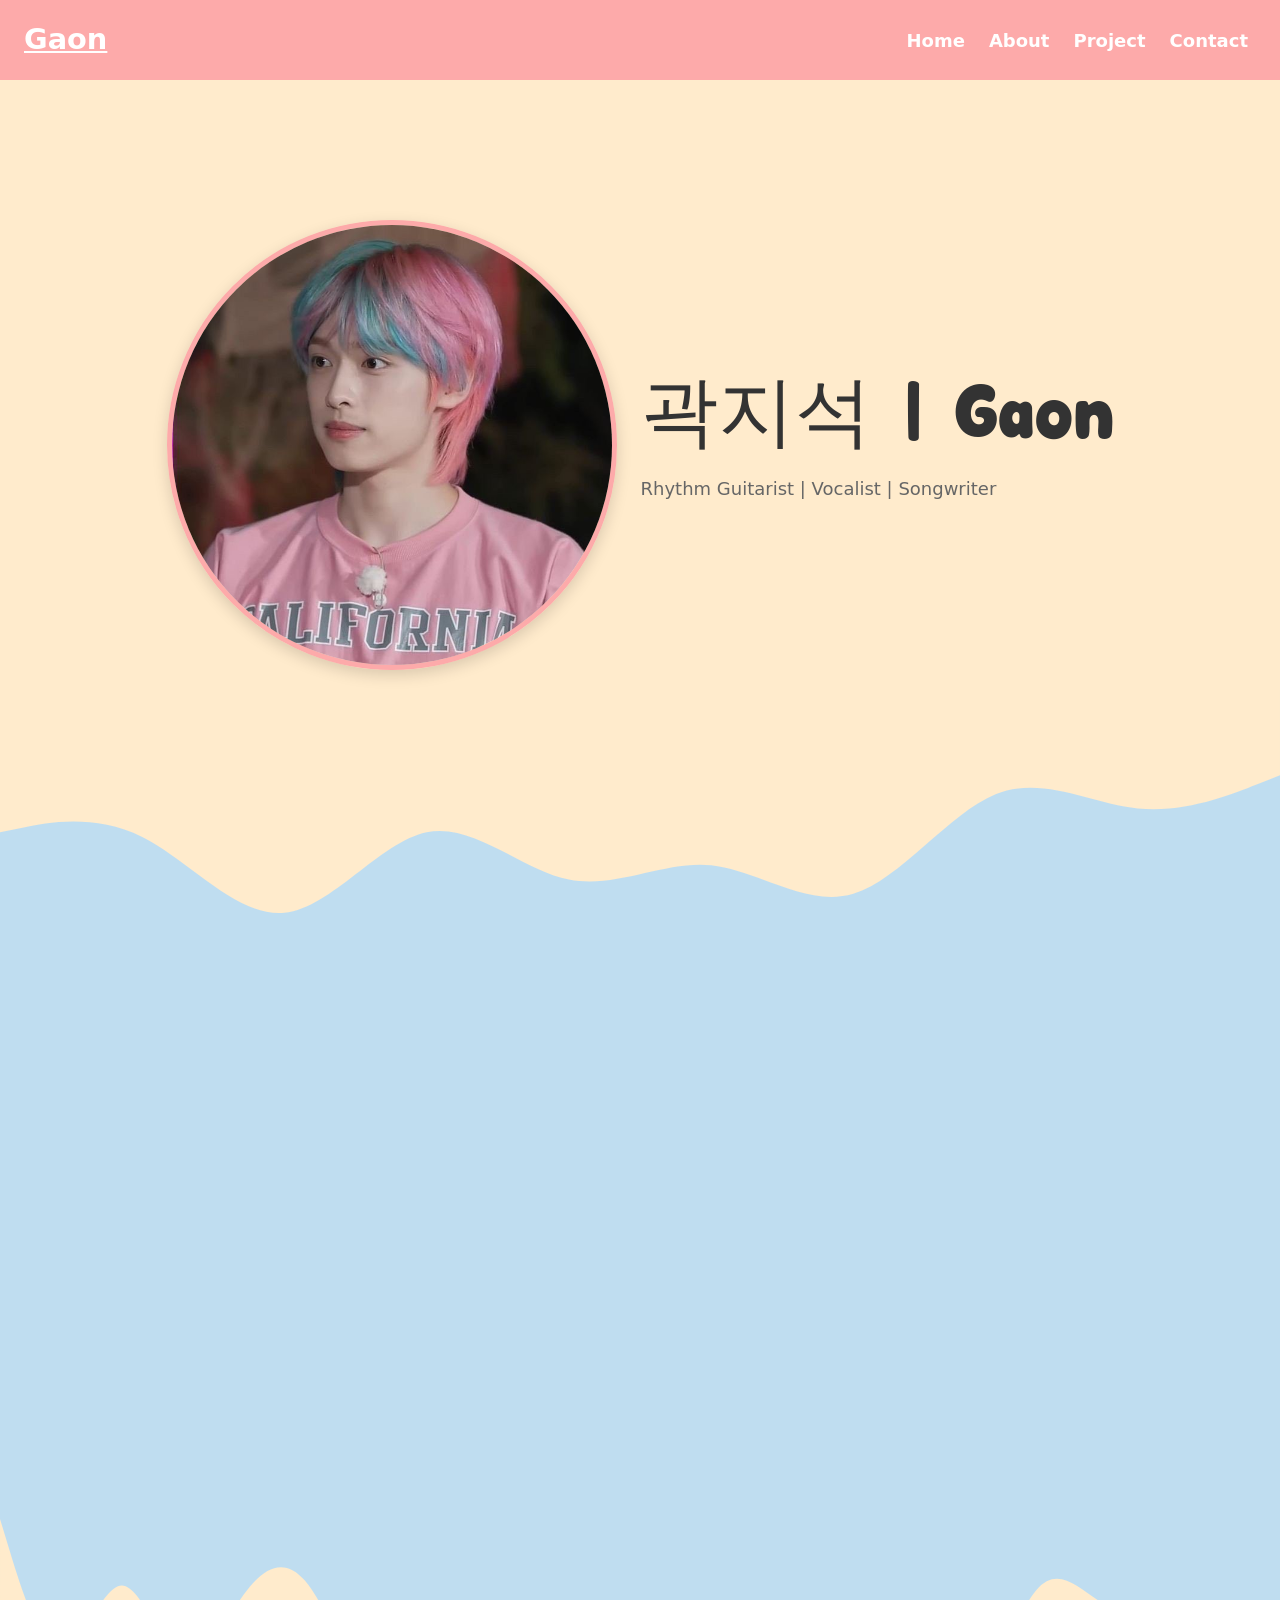
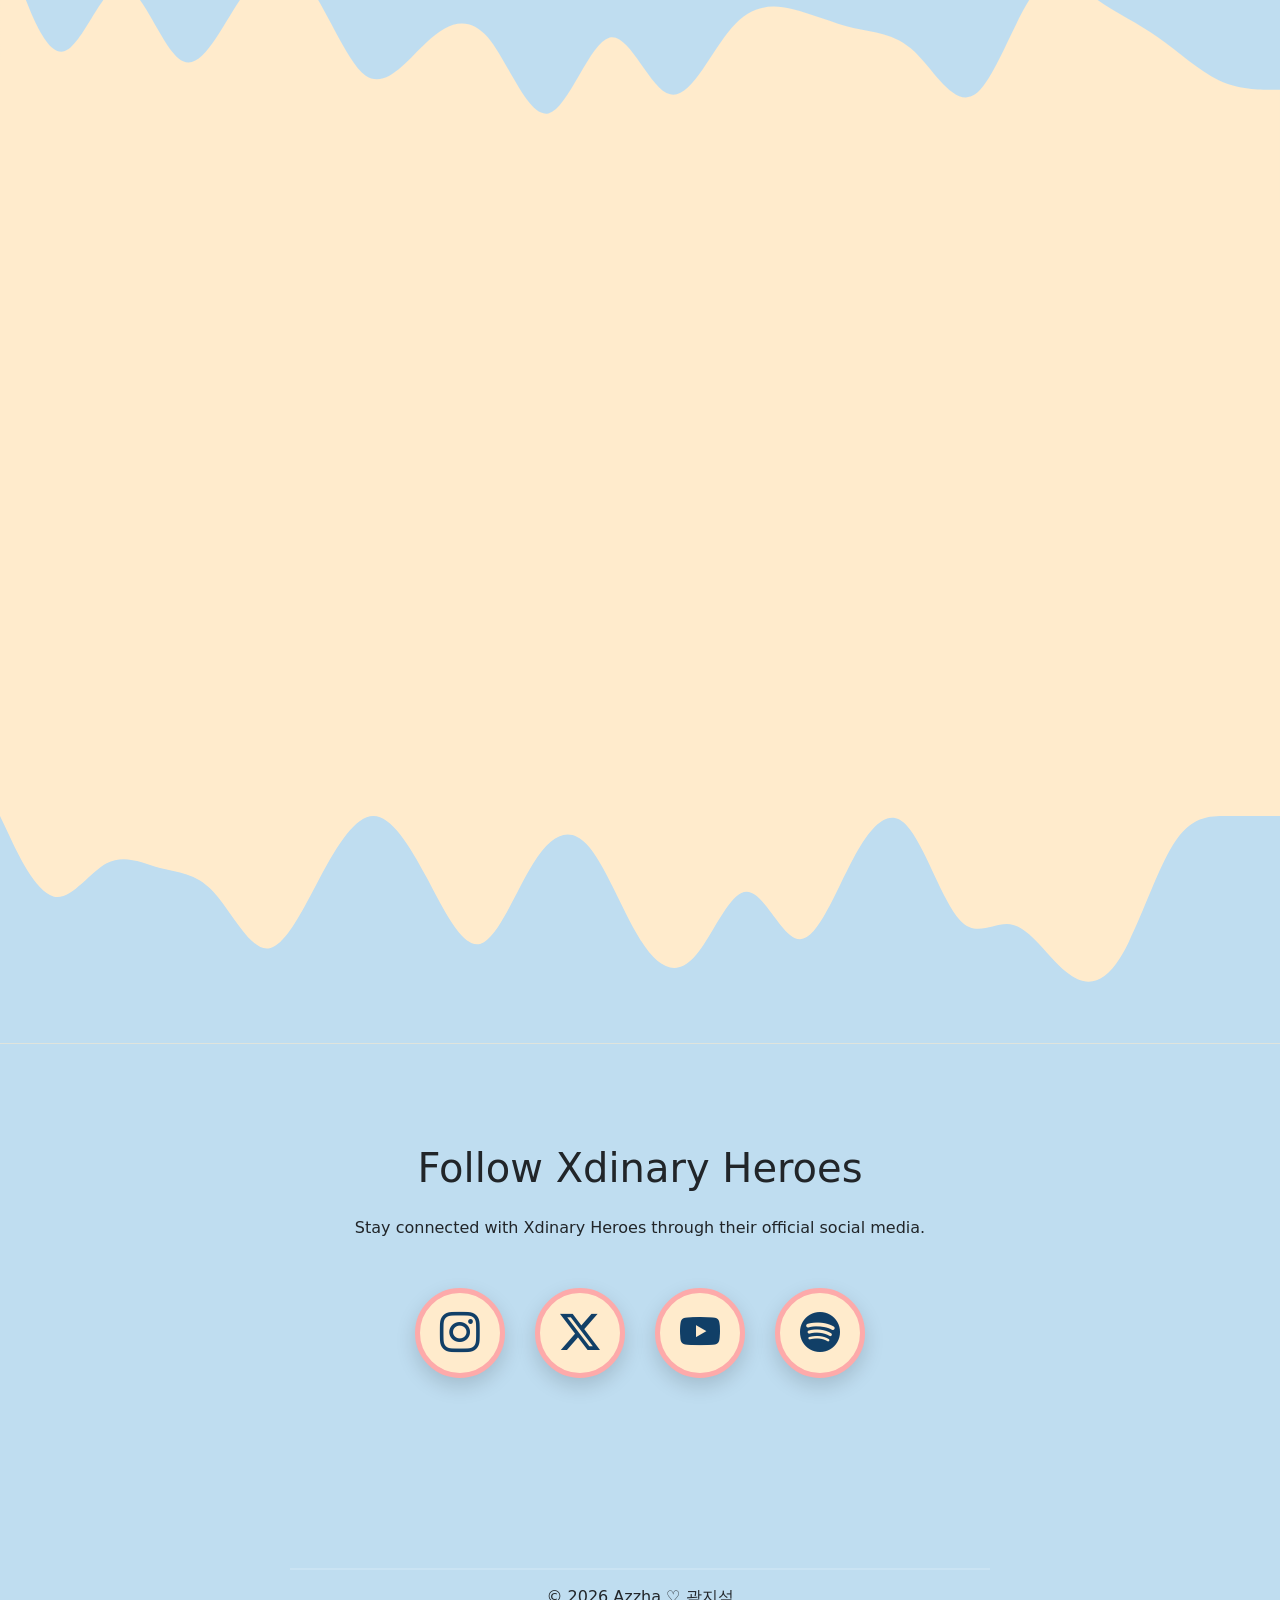
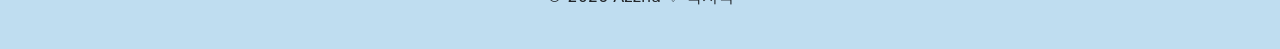
<file: final/index.html>
<!DOCTYPE html>
<html lang="id">

<head>
    <meta charset="UTF-8">
    <meta name="viewport" content="width=device-width, initial-scale=1.0">
    <title>곽지석 | Gaon</title>
    <link href="https://cdn.jsdelivr.net/npm/bootstrap@5.3.7/dist/css/bootstrap.min.css" rel="stylesheet">
    <link rel="stylesheet" href="https://cdn.jsdelivr.net/npm/bootstrap-icons@1.11.3/font/bootstrap-icons.min.css">
    <link rel="stylesheet" href="style.css">
    <link href="https://unpkg.com/aos@2.3.1/dist/aos.css" rel="stylesheet">
</head>

<body>

    <!-- ===== NAVBAR ===== -->
    <header>
        <nav class="navbar navbar-expand-md fixed-top custom-navbar">
            <div class="container-fluid px-4">
                <a class="navbar-a" href="#home">Gaon</a>

                <button class="navbar-toggler" type="button" data-bs-toggle="collapse" data-bs-target="#navbarMenu"
                    aria-controls="navbarMenu" aria-expanded="false" aria-label="Toggle navigation">
                    <span class="navbar-toggler-icon"></span>
                </button>

                <div class="collapse navbar-collapse justify-content-end" id="navbarMenu">
                    <ul class="navbar-nav gap-md-2">
                        <li class="nav-item"><a class="nav-link" href="#home">Home</a></li>
                        <li class="nav-item"><a class="nav-link" href="#about">About</a></li>
                        <li class="nav-item"><a class="nav-link" href="#project">Project</a></li>
                        <li class="nav-item"><a class="nav-link" href="#contact">Contact</a></li>
                    </ul>
                </div>
            </div>
        </nav>
    </header>

    <main>

        <!-- ===== HERO SECTION ===== -->
        <section class="hero" id="home">
            <div class="container">
                <div class="row align-items-center justify-content-center text-center text-md-start g-4">
                    <div class="col-12 col-md-auto">
                        <a href="https://www.instagram.com/xdinaryheroes_official/" target="_blank" class="btn-follow">
                            <img src="aset/mbg.jpg" alt="Gaon" class="img-profil img-fluid">
                        </a>
                    </div>
                    <div class="col-12 col-md-auto">
                        <h1 class="hero-title">곽지석 | Gaon</h1>
                        <p class="hero-sub">Rhythm Guitarist | Vocalist | Songwriter</p>
                    </div>
                </div>
            </div>
        </section>

        <svg xmlns="http://www.w3.org/2000/svg" viewBox="0 0 1440 320" class="wave">
            <path fill="#FFEBCC" fill-opacity="1"
                d="M0,160L26.7,154.7C53.3,149,107,139,160,165.3C213.3,192,267,256,320,250.7C373.3,245,427,171,480,160C533.3,149,587,203,640,213.3C693.3,224,747,192,800,197.3C853.3,203,907,245,960,229.3C1013.3,213,1067,139,1120,117.3C1173.3,96,1227,128,1280,133.3C1333.3,139,1387,117,1413,106.7L1440,96L1440,0L0,0Z" />
        </svg>

        <!-- ===== ABOUT SECTION ===== -->
        <section class="about" id="about">
            <div class="container" data-aos="fade-up" data-aos-duration="1000">
                <h1 class="text-center mb-5">About Gaon</h1>
                <div class="row align-items-center justify-content-center g-4">
                    <div class="col-12 col-md-6 order-2 order-1">
                        <div class="about-card">
                            <h3>Gaon (Kwak Jiseok)</h3>
                            <p>
                                Gaon (Kwak Jiseok) adalah gitaris, vokalis, dan penulis lagu asal Korea Selatan yang
                                dikenal
                                sebagai anggota band Xdinary Heroes. Ia memiliki kemampuan dalam bermain gitar,
                                aransemen
                                musik, serta pengembangan ide kreatif untuk karya-karya band. Dengan karakter panggung
                                yang
                                energik dan kemampuan bermusik yang kuat, Gaon berkontribusi dalam menciptakan identitas
                                musik yang khas dan dinamis.
                            </p>
                        </div>
                    </div>
                    <div class="col-12 col-md-auto text-center">
                        <img src="aset/myhoney.jpg" alt="Gaon" class="img-about img-fluid">
                    </div>
                </div>
            </div>

            <svg xmlns="http://www.w3.org/2000/svg" viewBox="0 0 1440 320">
                <path fill="#FFEBCC" fill-opacity="1"
                    d="M0,0L11.4,37.3C22.9,75,46,149,69,149.3C91.4,149,114,75,137,74.7C160,75,183,149,206,160C228.6,171,251,117,274,85.3C297.1,53,320,43,343,69.3C365.7,96,389,160,411,176C434.3,192,457,160,480,138.7C502.9,117,526,107,549,133.3C571.4,160,594,224,617,218.7C640,213,663,139,686,133.3C708.6,128,731,192,754,197.3C777.1,203,800,149,823,122.7C845.7,96,869,96,891,101.3C914.3,107,937,117,960,122.7C982.9,128,1006,128,1029,149.3C1051.4,171,1074,213,1097,197.3C1120,181,1143,107,1166,80C1188.6,53,1211,75,1234,90.7C1257.1,107,1280,117,1303,133.3C1325.7,149,1349,171,1371,181.3C1394.3,192,1417,192,1429,192L1440,192L1440,320L1428.6,320C1417.1,320,1394,320,1371,320C1348.6,320,1326,320,1303,320C1280,320,1257,320,1234,320C1211.4,320,1189,320,1166,320C1142.9,320,1120,320,1097,320C1074.3,320,1051,320,1029,320C1005.7,320,983,320,960,320C937.1,320,914,320,891,320C868.6,320,846,320,823,320C800,320,777,320,754,320C731.4,320,709,320,686,320C662.9,320,640,320,617,320C594.3,320,571,320,549,320C525.7,320,503,320,480,320C457.1,320,434,320,411,320C388.6,320,366,320,343,320C320,320,297,320,274,320C251.4,320,229,320,206,320C182.9,320,160,320,137,320C114.3,320,91,320,69,320C45.7,320,23,320,11,320L0,320Z" />
            </svg>
        </section>

        <!-- ===== PROJECT SECTION ===== -->
        <section class="project" id="project">
            <div class="container" data-aos="fade-up" data-aos-duration="1000">
                <h1>Masterpieces</h1>
                <div class="row g-4 justify-content-center row-cols-2 row-cols-sm-2 row-cols-md-3 row-cols-xl-5">

                    <div class="col">
                        <div class="card-project h-100" style="background-color: #81689D;">
                            <a href="https://open.spotify.com/intl-id/album/5zjnlpEemkmaN6iv16vmDm?si=iviBopqzR16-_hFfe69EFQ"
                                target="_blank">
                                <img src="aset/hello, world.jpeg" alt="HELLO, WORLD!" class="img-project">
                            </a>
                            <h3 style="color: #ffffff;">HELLO, WORLD!</h3>
                        </div>
                    </div>

                    <div class="col">
                        <div class="card-project h-100" style="background-color: #c16a5d;">
                            <a href="https://open.spotify.com/intl-id/album/2fWuaeiOHl60xAQ1kUoyK4?si=bxmSpYkjTBOVtCYyQ_IjOQ"
                                target="_blank">
                                <img src="aset/haircut.jpg" alt="OVERLOAD" class="img-project">
                            </a>
                            <h3 style="color: #ffffff;">OVERLOAD</h3>
                        </div>
                    </div>

                    <div class="col">
                        <div class="card-project h-100" style="background-color: #c19e5d;">
                            <a href="https://open.spotify.com/intl-id/album/3jkLKeTkRsRehIUkPFHubG?si=ZxrxXnTVShiQFhBKwD_o2Q"
                                target="_blank">
                                <img src="aset/deadlock.jpg" alt="DEADLOCK" class="img-project">
                            </a>
                            <h3 style="color: #ffffff;">DEADLOCK</h3>
                        </div>
                    </div>

                    <div class="col">
                        <div class="card-project h-100" style="background-color: #dbafce;">
                            <a href="https://open.spotify.com/intl-id/album/6wRy2dydFytIzBlEqVa5sh?si=wwvWtaR8R-yuIlA_UuJZDw"
                                target="_blank">
                                <img src="aset/livelock.jpg" alt="LIVELOCK" class="img-project">
                            </a>
                            <h3 style="color: #ffffff;">LIVELOCK</h3>
                        </div>
                    </div>

                    <div class="col">
                        <div class="card-project h-100" style="background-color: #935c53;">
                            <a href="https://open.spotify.com/intl-id/album/26ogXm7X0kUSidtoaQVBei?si=mIJDZ7MLS8acdg6FQT87og"
                                target="_blank">
                                <img src="aset/shoot.jpg" alt="TROUBLESHOOTING" class="img-project">
                            </a>
                            <h3 style="color: #ffffff;">TROUBLESHOOTING</h3>
                        </div>
                    </div>

                    <div class="col">
                        <div class="card-project h-100" style="background-color: #1f1a19;">
                            <a href="https://open.spotify.com/intl-id/album/6y9Y5ddQJZTp2QmajWznRd?si=Xu7f-VpMSjWHQUGNp_T11g"
                                target="_blank">
                                <img src="aset/live.jpg" alt="LIVE AND FALL" class="img-project">
                            </a>
                            <h3 style="color: #ffffff;">LIVE AND FALL</h3>
                        </div>
                    </div>

                    <div class="col">
                        <div class="card-project h-100" style="background-color: #b0a6a4;">
                            <a href="https://open.spotify.com/intl-id/album/0h4U9eKaISbwP93lglW6s6?si=gVIzPBweQRaXjID-wL20Bw"
                                target="_blank">
                                <img src="aset/buma.jpg" alt="BEAUTIFUL MIND" class="img-project">
                            </a>
                            <h3 style="color: #ffffff;">BEAUTIFUL MIND</h3>
                        </div>
                    </div>

                    <div class="col">
                        <div class="card-project h-100" style="background-color: #c24747;">
                            <a href="https://open.spotify.com/intl-id/album/04WcDHoLelHf9ajNp6HXkD?si=maZj5Q6YSu-7Iw1SDPe5jQt"
                                target="_blank">
                                <img src="aset/love.jpg" alt="LXVE TO DEATH" class="img-project">
                            </a>
                            <h3 style="color: #ffffff;">LXVE TO DEATH</h3>
                        </div>
                    </div>

                    <div class="col">
                        <div class="card-project h-100" style="background-color: #7a7d91;">
                            <a href="https://open.spotify.com/intl-id/album/4ZkG5DPuj47UvzoZ2bAVOU?si=_2Rr4HraRPGK02pYMGdhTw"
                                target="_blank">
                                <img src="aset/dead.jpg" alt="DEAD AND" class="img-project">
                            </a>
                            <h3 style="color: #ffffff;">DEAD AND</h3>
                        </div>
                    </div>

                    <div class="col">
                        <div class="card-project h-100" style="background-color: #ffffff;">
                            <a href="https://open.spotify.com/playlist/5V9V8umW2Xtf1m7hbbKlQX?si=4f85cea8b60148c8"
                                target="_blank">
                                <img src="aset/open.jpg" alt="OPEN BETA" class="img-project">
                            </a>
                            <h3>OPEN BETA</h3>
                        </div>
                    </div>

                </div>
            </div>
            <svg xmlns="http://www.w3.org/2000/svg" viewBox="0 0 1440 320">
                <path fill="#BFDDF0" fill-opacity="1"
                    d="M0,64L10,85.3C20,107,40,149,60,154.7C80,160,100,128,120,117.3C140,107,160,117,180,122.7C200,128,220,128,240,149.3C260,171,280,213,300,213.3C320,213,340,171,360,133.3C380,96,400,64,420,64C440,64,460,96,480,133.3C500,171,520,213,540,208C560,203,580,149,600,117.3C620,85,640,75,660,96C680,117,700,171,720,202.7C740,235,760,245,780,224C800,203,820,149,840,149.3C860,149,880,203,900,202.7C920,203,940,149,960,112C980,75,1000,53,1020,74.7C1040,96,1060,160,1080,181.3C1100,203,1120,181,1140,186.7C1160,192,1180,224,1200,240C1220,256,1240,256,1260,224C1280,192,1300,128,1320,96C1340,64,1360,64,1380,64C1400,64,1420,64,1430,64L1440,64L1440,320L1430,320C1420,320,1400,320,1380,320C1360,320,1340,320,1320,320C1300,320,1280,320,1260,320C1240,320,1220,320,1200,320C1180,320,1160,320,1140,320C1120,320,1100,320,1080,320C1060,320,1040,320,1020,320C1000,320,980,320,960,320C940,320,920,320,900,320C880,320,860,320,840,320C820,320,800,320,780,320C760,320,740,320,720,320C700,320,680,320,660,320C640,320,620,320,600,320C580,320,560,320,540,320C520,320,500,320,480,320C460,320,440,320,420,320C400,320,380,320,360,320C340,320,320,320,300,320C280,320,260,320,240,320C220,320,200,320,180,320C160,320,140,320,120,320C100,320,80,320,60,320C40,320,20,320,10,320L0,320Z" />
            </svg>
        </section>

        <!-- ===== CONTACT SECTION ===== -->
        <section id="contact">
            <div class="container text-center">
                <h1 class="mb-4">Follow Xdinary Heroes</h1>

                <p class="mb-5">
                    Stay connected with Xdinary Heroes through their official social media.
                </p>

                <div class="social-links">

                    <a href="https://www.instagram.com/xdinaryheroes_official/" target="_blank" class="social-icon">
                        <i class="bi bi-instagram"></i>
                    </a>

                    <a href="https://x.com/XH_official" target="_blank" class="social-icon">
                        <i class="bi bi-twitter-x"></i>
                    </a>

                    <a href="https://www.youtube.com/@xdinaryheroesofficial" target="_blank" class="social-icon">
                        <i class="bi bi-youtube"></i>
                    </a>

                    <a href="https://open.spotify.com/intl-id/artist/1khChLj7REGqjM043PlYyn?si=YisR0hDcS625u-4ya1dWyg" target="_blank"
                        class="social-icon">
                        <i class="bi bi-spotify"></i>
                    </a>

                </div>
            </div>
        </section>

    </main>

    <!-- ===== FOOTER ===== -->
    <footer>
            <hr>
            <p class="text-center mb-0">© 2026 Azzha ♡︎ 곽지석</p>
        </div>
    </footer>

    <script src="https://unpkg.com/aos@2.3.1/dist/aos.js"></script>
    <script>
        AOS.init();
    </script>
    <script src="https://cdn.jsdelivr.net/npm/bootstrap@5.3.7/dist/js/bootstrap.bundle.min.js"></script>

</body>

</html>
</file>
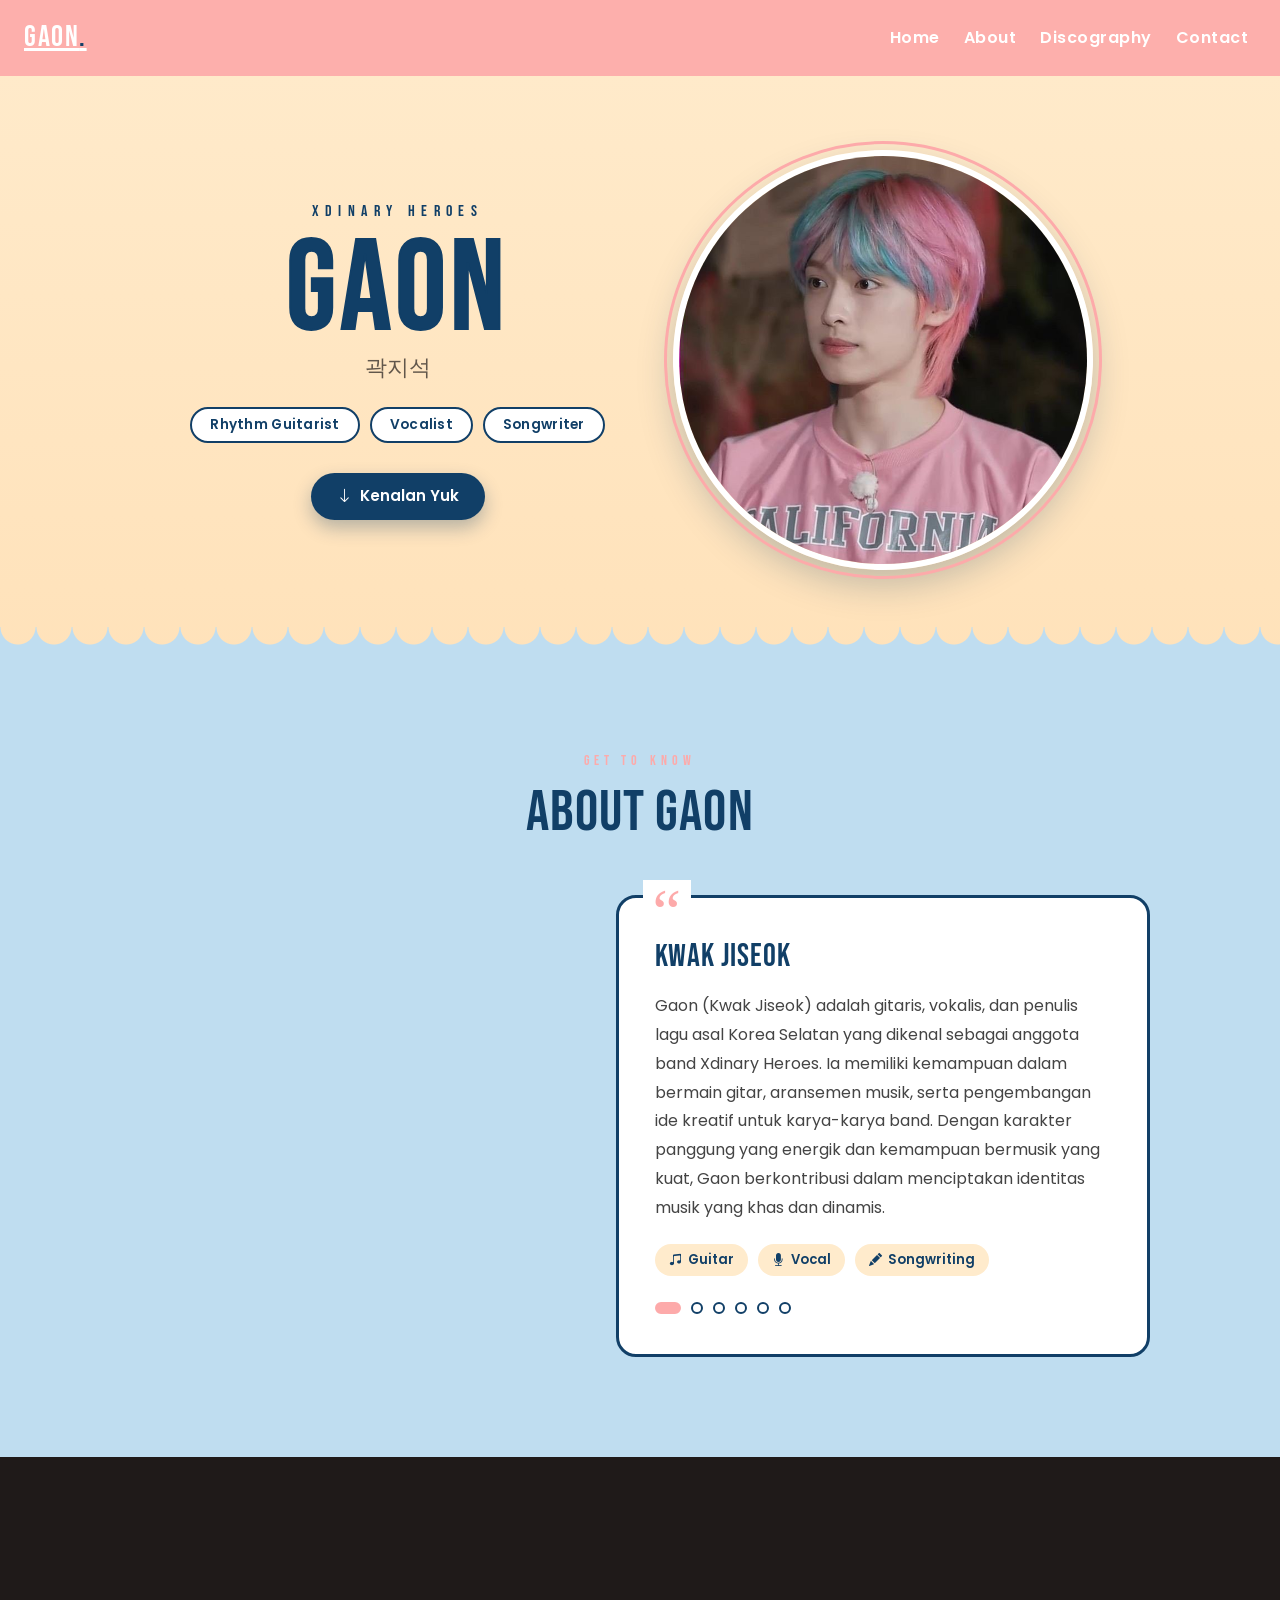
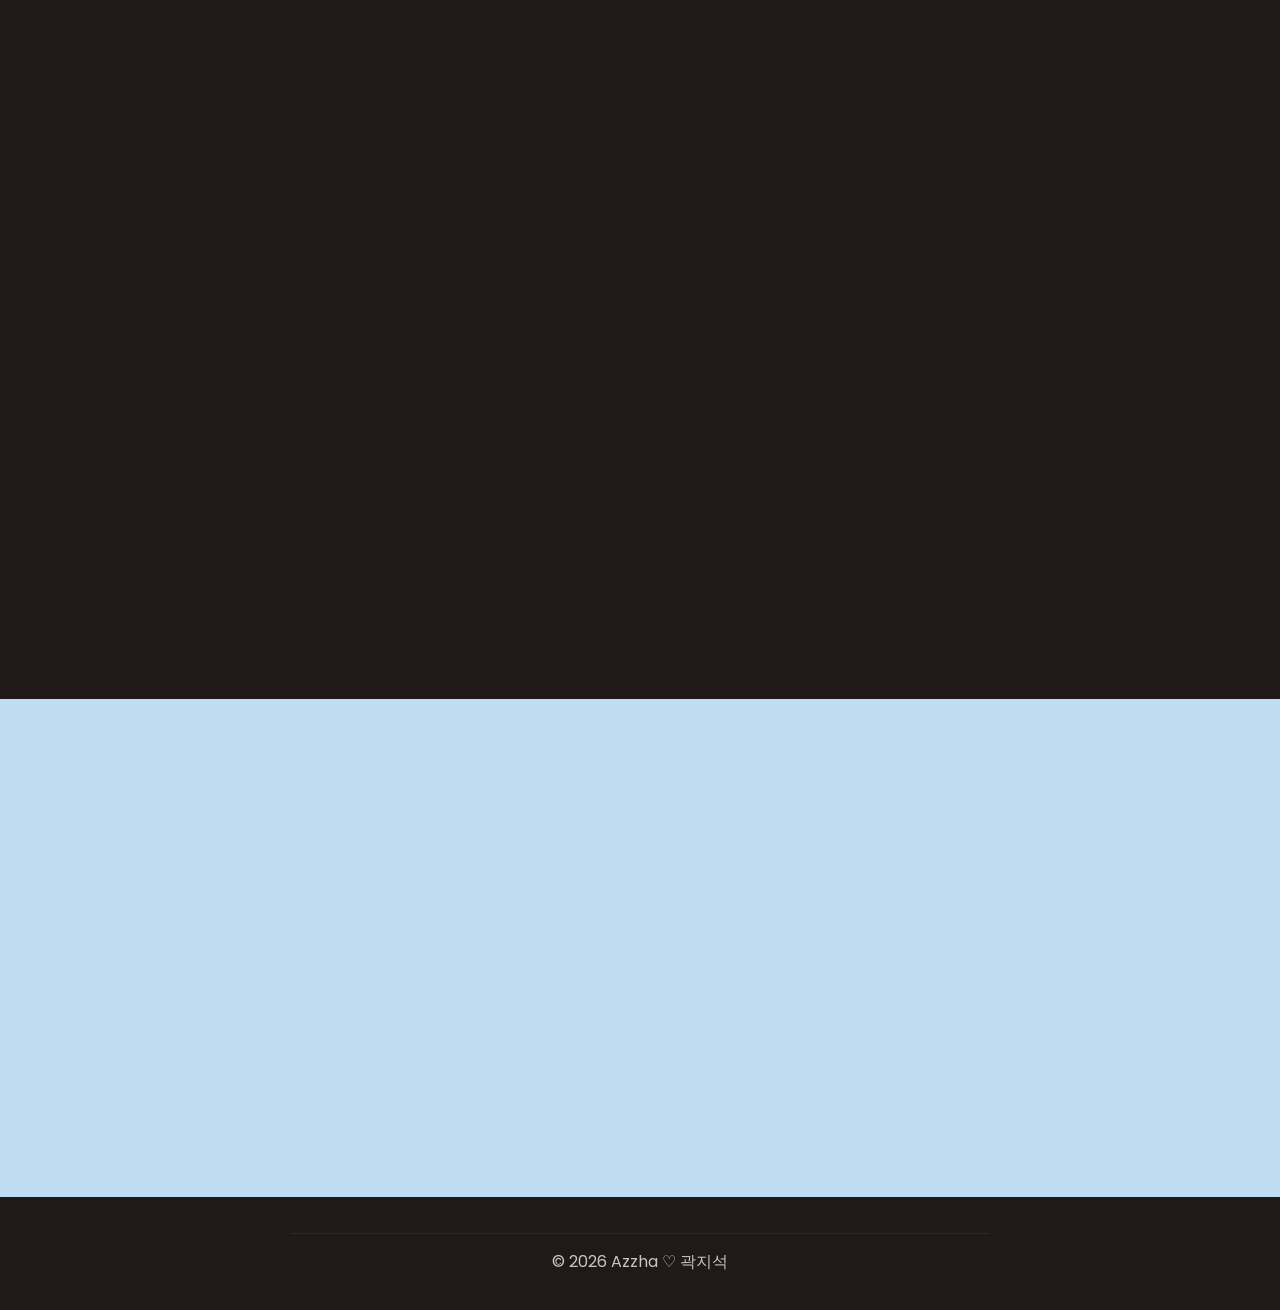
<file: xdiz/index.html>
<!DOCTYPE html>
<html lang="id">

<head>
    <meta charset="UTF-8">
    <meta name="viewport" content="width=device-width, initial-scale=1.0">
    <title>곽지석 | Gaon — Xdinary Heroes</title>
    <link href="https://cdn.jsdelivr.net/npm/bootstrap@5.3.7/dist/css/bootstrap.min.css" rel="stylesheet">
    <link rel="stylesheet" href="https://cdn.jsdelivr.net/npm/bootstrap-icons@1.11.3/font/bootstrap-icons.min.css">
    <link rel="preconnect" href="https://fonts.googleapis.com">
    <link href="https://fonts.googleapis.com/css2?family=Bebas+Neue&family=Poppins:wght@400;500;600;700;800&display=swap" rel="stylesheet">
    <link rel="stylesheet" href="style.css">
    <link href="https://unpkg.com/aos@2.3.1/dist/aos.css" rel="stylesheet">
</head>

<body>

    <!-- ===== NAVBAR ===== -->
    <header>
        <nav class="navbar navbar-expand-md fixed-top custom-navbar" id="mainNav">
            <div class="container-fluid px-4">
                <a class="navbar-a" href="#home">GAON<span class="dot">.</span></a>

                <button class="navbar-toggler" type="button" data-bs-toggle="collapse" data-bs-target="#navbarMenu"
                    aria-controls="navbarMenu" aria-expanded="false" aria-label="Toggle navigation">
                    <span class="navbar-toggler-icon"></span>
                </button>

                <div class="collapse navbar-collapse justify-content-end" id="navbarMenu">
                    <ul class="navbar-nav gap-md-2">
                        <li class="nav-item"><a class="nav-link" href="#home">Home</a></li>
                        <li class="nav-item"><a class="nav-link" href="#about">About</a></li>
                        <li class="nav-item"><a class="nav-link" href="#project">Discography</a></li>
                        <li class="nav-item"><a class="nav-link" href="#contact">Contact</a></li>
                    </ul>
                </div>
            </div>
        </nav>
    </header>

    <main>

        <!-- ===== HERO SECTION ===== -->
        <section class="hero" id="home">
            <div class="eq-bars" aria-hidden="true">
                <span></span><span></span><span></span><span></span><span></span>
                <span></span><span></span><span></span><span></span><span></span>
                <span></span><span></span><span></span><span></span><span></span>
            </div>

            <div class="container position-relative">
                <div class="row align-items-center justify-content-center g-5">
                    <div class="col-12 col-md-5 text-center order-2 order-md-1" data-aos="fade-right" data-aos-duration="900">
                        <p class="hero-eyebrow">XDINARY HEROES</p>
                        <h1 class="hero-title">GAON</h1>
                        <p class="hero-kr">곽지석</p>
                        <div class="role-chips">
                            <span class="chip">Rhythm Guitarist</span>
                            <span class="chip">Vocalist</span>
                            <span class="chip">Songwriter</span>
                        </div>
                        <a href="#about" class="btn-scroll">
                            <i class="bi bi-arrow-down"></i> Kenalan Yuk
                        </a>
                    </div>

                    <div class="col-12 col-md-5 order-1 order-md-2 text-center" data-aos="fade-left" data-aos-duration="900">
                        <a href="https://www.instagram.com/xdinaryheroes_official/" target="_blank" class="btn-follow">
                            <img src="aset/mbg.jpg" alt="Gaon" class="img-profil img-fluid">
                        </a>
                    </div>
                </div>
            </div>

            <div class="hero-ticket-edge" aria-hidden="true"></div>
        </section>

        <!-- ===== ABOUT SECTION ===== -->
        <section class="about" id="about">
            <div class="container" data-aos="fade-up" data-aos-duration="1000">
                <p class="section-eyebrow text-center">GET TO KNOW</p>
                <h2 class="section-title text-center mb-5">About Gaon</h2>

                <div class="row align-items-center justify-content-center g-5">
                    <div class="col-12 col-md-5 text-center" data-aos="zoom-in" data-aos-duration="900">
                        <button type="button" class="about-photo-card" id="aboutPhotoCard" aria-label="Klik untuk ganti foto Gaon">
                            <img src="aset/myhoney.jpg" alt="Gaon" class="about-photo img-fluid" id="aboutPhoto">
                            <span class="about-card-hint"><i class="bi bi-hand-index-thumb"></i> Klik buat lihat sisi lain Gaon</span>
                        </button>
                    </div>

                    <div class="col-12 col-md-6">
                        <div class="about-card">
                            <span class="quote-mark">“</span>
                            <h3 id="aboutTitle">Kwak Jiseok</h3>
                            <p id="aboutText">
                                Gaon (Kwak Jiseok) adalah gitaris, vokalis, dan penulis lagu asal Korea Selatan yang
                                dikenal sebagai anggota band Xdinary Heroes. Ia memiliki kemampuan dalam bermain gitar,
                                aransemen musik, serta pengembangan ide kreatif untuk karya-karya band. Dengan karakter
                                panggung yang energik dan kemampuan bermusik yang kuat, Gaon berkontribusi dalam
                                menciptakan identitas musik yang khas dan dinamis.
                            </p>
                            <div class="about-tags">
                                <span><i class="bi bi-music-note-beamed"></i> Guitar</span>
                                <span><i class="bi bi-mic-fill"></i> Vocal</span>
                                <span><i class="bi bi-pencil-fill"></i> Songwriting</span>
                            </div>
                            <div class="about-dots" id="aboutDots" role="tablist" aria-label="Pilih cerita Gaon"></div>
                        </div>
                    </div>
                </div>
            </div>
        </section>

        <!-- ===== PROJECT SECTION ===== -->
        <section class="project" id="project">
            <div class="container" data-aos="fade-up" data-aos-duration="1000">
                <p class="section-eyebrow text-center light">ON REPEAT</p>
                <h2 class="section-title text-center light mb-5">Discography</h2>

                <div class="row g-4 justify-content-center row-cols-2 row-cols-sm-2 row-cols-md-3 row-cols-xl-5">

                    <div class="col" data-aos="fade-up" data-aos-delay="0">
                        <a class="card-project h-100 text-decoration-none" style="background-color:#81689D"
                            href="https://open.spotify.com/intl-id/album/5zjnlpEemkmaN6iv16vmDm?si=iviBopqzR16-_hFfe69EFQ"
                            target="_blank">
                            <div class="vinyl-wrap">
                                <img src="aset/hello, world.jpeg" alt="HELLO, WORLD!" class="img-project">
                                <span class="play-badge"><i class="bi bi-play-fill"></i></span>
                            </div>
                            <h3 style="color:#ffffff">HELLO, WORLD!</h3>
                        </a>
                    </div>

                    <div class="col" data-aos="fade-up" data-aos-delay="50">
                        <a class="card-project h-100 text-decoration-none" style="background-color:#c16a5d"
                            href="https://open.spotify.com/intl-id/album/2fWuaeiOHl60xAQ1kUoyK4?si=bxmSpYkjTBOVtCYyQ_IjOQ"
                            target="_blank">
                            <div class="vinyl-wrap">
                                <img src="aset/haircut.jpg" alt="OVERLOAD" class="img-project">
                                <span class="play-badge"><i class="bi bi-play-fill"></i></span>
                            </div>
                            <h3 style="color:#ffffff">OVERLOAD</h3>
                        </a>
                    </div>

                    <div class="col" data-aos="fade-up" data-aos-delay="100">
                        <a class="card-project h-100 text-decoration-none" style="background-color:#c19e5d"
                            href="https://open.spotify.com/intl-id/album/3jkLKeTkRsRehIUkPFHubG?si=ZxrxXnTVShiQFhBKwD_o2Q"
                            target="_blank">
                            <div class="vinyl-wrap">
                                <img src="aset/deadlock.jpg" alt="DEADLOCK" class="img-project">
                                <span class="play-badge"><i class="bi bi-play-fill"></i></span>
                            </div>
                            <h3 style="color:#ffffff">DEADLOCK</h3>
                        </a>
                    </div>

                    <div class="col" data-aos="fade-up" data-aos-delay="150">
                        <a class="card-project h-100 text-decoration-none" style="background-color:#dbafce"
                            href="https://open.spotify.com/intl-id/album/6wRy2dydFytIzBlEqVa5sh?si=wwvWtaR8R-yuIlA_UuJZDw"
                            target="_blank">
                            <div class="vinyl-wrap">
                                <img src="aset/livelock.jpg" alt="LIVELOCK" class="img-project">
                                <span class="play-badge"><i class="bi bi-play-fill"></i></span>
                            </div>
                            <h3 style="color:#ffffff">LIVELOCK</h3>
                        </a>
                    </div>

                    <div class="col" data-aos="fade-up" data-aos-delay="200">
                        <a class="card-project h-100 text-decoration-none" style="background-color:#935c53"
                            href="https://open.spotify.com/intl-id/album/26ogXm7X0kUSidtoaQVBei?si=mIJDZ7MLS8acdg6FQT87og"
                            target="_blank">
                            <div class="vinyl-wrap">
                                <img src="aset/shoot.jpg" alt="TROUBLESHOOTING" class="img-project">
                                <span class="play-badge"><i class="bi bi-play-fill"></i></span>
                            </div>
                            <h3 style="color:#ffffff">TROUBLESHOOTING</h3>
                        </a>
                    </div>

                    <div class="col" data-aos="fade-up" data-aos-delay="0">
                        <a class="card-project h-100 text-decoration-none" style="background-color:#1f1a19"
                            href="https://open.spotify.com/intl-id/album/6y9Y5ddQJZTp2QmajWznRd?si=Xu7f-VpMSjWHQUGNp_T11g"
                            target="_blank">
                            <div class="vinyl-wrap">
                                <img src="aset/live.jpg" alt="LIVE AND FALL" class="img-project">
                                <span class="play-badge"><i class="bi bi-play-fill"></i></span>
                            </div>
                            <h3 style="color:#ffffff">LIVE AND FALL</h3>
                        </a>
                    </div>

                    <div class="col" data-aos="fade-up" data-aos-delay="50">
                        <a class="card-project h-100 text-decoration-none" style="background-color:#b0a6a4"
                            href="https://open.spotify.com/intl-id/album/0h4U9eKaISbwP93lglW6s6?si=gVIzPBweQRaXjID-wL20Bw"
                            target="_blank">
                            <div class="vinyl-wrap">
                                <img src="aset/buma.jpg" alt="BEAUTIFUL MIND" class="img-project">
                                <span class="play-badge"><i class="bi bi-play-fill"></i></span>
                            </div>
                            <h3 style="color:#ffffff">BEAUTIFUL MIND</h3>
                        </a>
                    </div>

                    <div class="col" data-aos="fade-up" data-aos-delay="100">
                        <a class="card-project h-100 text-decoration-none" style="background-color:#c24747"
                            href="https://open.spotify.com/intl-id/album/04WcDHoLelHf9ajNp6HXkD?si=maZj5Q6YSu-7Iw1SDPe5jQt"
                            target="_blank">
                            <div class="vinyl-wrap">
                                <img src="aset/love.jpg" alt="LXVE TO DEATH" class="img-project">
                                <span class="play-badge"><i class="bi bi-play-fill"></i></span>
                            </div>
                            <h3 style="color:#ffffff">LXVE TO DEATH</h3>
                        </a>
                    </div>

                    <div class="col" data-aos="fade-up" data-aos-delay="150">
                        <a class="card-project h-100 text-decoration-none" style="background-color:#7a7d91"
                            href="https://open.spotify.com/intl-id/album/4ZkG5DPuj47UvzoZ2bAVOU?si=_2Rr4HraRPGK02pYMGdhTw"
                            target="_blank">
                            <div class="vinyl-wrap">
                                <img src="aset/dead.jpg" alt="DEAD AND" class="img-project">
                                <span class="play-badge"><i class="bi bi-play-fill"></i></span>
                            </div>
                            <h3 style="color:#ffffff">DEAD AND</h3>
                        </a>
                    </div>

                    <div class="col" data-aos="fade-up" data-aos-delay="200">
                        <a class="card-project h-100 text-decoration-none" style="background-color:#ffffff"
                            href="https://open.spotify.com/playlist/5V9V8umW2Xtf1m7hbbKlQX?si=4f85cea8b60148c8"
                            target="_blank">
                            <div class="vinyl-wrap">
                                <img src="aset/open.jpg" alt="OPEN BETA" class="img-project">
                                <span class="play-badge dark"><i class="bi bi-play-fill"></i></span>
                            </div>
                            <h3>OPEN BETA</h3>
                        </a>
                    </div>

                </div>
            </div>
        </section>

        <!-- ===== CONTACT SECTION ===== -->
        <section id="contact">
            <div class="container text-center" data-aos="fade-up" data-aos-duration="900">
                <p class="section-eyebrow text-center">STAY TUNED</p>
                <h2 class="section-title mb-3">Follow Xdinary Heroes</h2>

                <p class="contact-sub mb-5">
                    Stay connected with Xdinary Heroes through their official social media.
                </p>

                <div class="social-links">

                    <a href="https://www.instagram.com/xdinaryheroes_official/" target="_blank" class="social-icon" aria-label="Instagram">
                        <i class="bi bi-instagram"></i>
                    </a>

                    <a href="https://x.com/XH_official" target="_blank" class="social-icon" aria-label="X / Twitter">
                        <i class="bi bi-twitter-x"></i>
                    </a>

                    <a href="https://www.youtube.com/@xdinaryheroesofficial" target="_blank" class="social-icon" aria-label="YouTube">
                        <i class="bi bi-youtube"></i>
                    </a>

                    <a href="https://open.spotify.com/intl-id/artist/1khChLj7REGqjM043PlYyn?si=YisR0hDcS625u-4ya1dWyg"
                        target="_blank" class="social-icon" aria-label="Spotify">
                        <i class="bi bi-spotify"></i>
                    </a>

                </div>
            </div>
        </section>

    </main>

    <!-- ===== FOOTER ===== -->
    <footer>
        <div class="container">
            <hr>
            <p class="text-center mb-0">© 2026 Azzha ♡︎ 곽지석</p>
        </div>
    </footer>

    <script src="https://unpkg.com/aos@2.3.1/dist/aos.js"></script>
    <script src="https://cdn.jsdelivr.net/npm/bootstrap@5.3.7/dist/js/bootstrap.bundle.min.js"></script>
    <script>
        AOS.init();

        /* ============================================================
           ABOUT CARD — 6 foto + 6 cerita, ganti tiap kali kartu diklik
           Tinggal edit array di bawah ini buat ganti foto & teksnya.
           Taruh 6 foto di folder aset/ (misal gaon-1.jpg s/d gaon-6.jpg).
        ============================================================ */
        const aboutSlides = [
            {
                img: "aset/gaon-1.jpg",
                title: "Kwak Jiseok",
                text: "Gaon (Kwak Jiseok) adalah gitaris, vokalis, dan penulis lagu asal Korea Selatan yang dikenal sebagai anggota band Xdinary Heroes. Ia memiliki kemampuan dalam bermain gitar, aransemen musik, serta pengembangan ide kreatif untuk karya-karya band."
            },
            {
                img: "aset/gaon-2.jpg",
                title: "Di Atas Panggung",
                text: "Dengan karakter panggung yang energik dan kemampuan bermusik yang kuat, Gaon berkontribusi dalam menciptakan identitas musik yang khas dan dinamis bagi Xdinary Heroes."
            },
            {
                img: "aset/gaon-3.jpg",
                title: "Sang Rhythm Guitarist",
                text: "Sebagai rhythm guitarist, Gaon jadi salah satu fondasi bunyi khas Xdinary Heroes — memadukan permainan gitar dengan warna genre yang berbeda di tiap comeback."
            },
            {
                img: "aset/gaon-4.jpg",
                title: "Proses Kreatif",
                text: "Selain bermain gitar, Gaon juga ikut ambil bagian dalam proses penulisan lagu, menuangkan ide-ide segar untuk karya-karya band."
            },
            {
                img: "aset/gaon-5.jpg",
                title: "Sisi Hangat",
                text: "Di luar panggung, Gaon dikenal punya sisi hangat dan dekat dengan penggemar lewat konten-konten yang ia bagikan."
            },
            {
                img: "aset/gaon-6.jpg",
                title: "Untuk Para Fans",
                text: "Terus dukung perjalanan Gaon dan Xdinary Heroes lewat setiap karya baru mereka — dari panggung ke panggung, lagu ke lagu."
            }
        ];

        let aboutIndex = 0;
        const aboutPhoto = document.getElementById('aboutPhoto');
        const aboutTitle = document.getElementById('aboutTitle');
        const aboutText = document.getElementById('aboutText');
        const aboutCard = document.getElementById('aboutPhotoCard');
        const aboutDots = document.getElementById('aboutDots');

        function renderAboutDots() {
            aboutDots.innerHTML = '';
            aboutSlides.forEach((_, i) => {
                const dot = document.createElement('button');
                dot.type = 'button';
                dot.className = 'about-dot' + (i === aboutIndex ? ' active' : '');
                dot.setAttribute('aria-label', 'Cerita ' + (i + 1));
                dot.addEventListener('click', (e) => {
                    e.stopPropagation();
                    setAboutSlide(i);
                });
                aboutDots.appendChild(dot);
            });
        }

        function setAboutSlide(i) {
            aboutIndex = (i + aboutSlides.length) % aboutSlides.length;
            const slide = aboutSlides[aboutIndex];

            aboutCard.classList.add('is-fading');
            const card = document.querySelector('.about-card');
            card.classList.add('is-fading');

            setTimeout(() => {
                aboutPhoto.src = slide.img;
                aboutPhoto.alt = "Gaon — " + slide.title;
                aboutTitle.textContent = slide.title;
                aboutText.textContent = slide.text;
                aboutCard.classList.remove('is-fading');
                card.classList.remove('is-fading');
                renderAboutDots();
            }, 200);
        }

        aboutCard.addEventListener('click', () => setAboutSlide(aboutIndex + 1));
        renderAboutDots();

        const nav = document.getElementById('mainNav');
        window.addEventListener('scroll', () => {
            nav.classList.toggle('scrolled', window.scrollY > 30);
        });

        // close mobile menu after tapping a link
        document.querySelectorAll('#navbarMenu .nav-link').forEach(link => {
            link.addEventListener('click', () => {
                const menu = document.getElementById('navbarMenu');
                if (menu.classList.contains('show')) {
                    bootstrap.Collapse.getOrCreateInstance(menu).hide();
                }
            });
        });
    </script>

</body>

</html>
</file>
<file: final/style.css>
/* ===== FONT ===== */
@font-face {
    font-family: "Gaon";
    src: url("./aset/super_mindset/Super Mindset.ttf");
}


/* ===== BASE ===== */
html {
    scroll-behavior: smooth;
}

body {
    background-color: #BFDDF0;
}


/* ===== NAVBAR ===== */
.custom-navbar {
    background-color: #FDAAAA;
    height: 80px;
}

.custom-navbar .navbar-a {
    color: white;
    font-size: 1.8rem;
    font-weight: bold;

}

.custom-navbar .navbar-a:hover {
    color: #FFEBCC;
}

.custom-navbar .nav-link {
    color: white;
    font-weight: bold;
    font-size: 18px;
    transition: 0.3s;
}

.custom-navbar .nav-link:hover {
    color: #FFEBCC;
}

/* Hamburger icon warna putih */
.custom-navbar .navbar-toggler {
    border-color: rgba(255, 255, 255, 0.6);
}

.custom-navbar .navbar-toggler-icon {
    background-image: url("data:image/svg+xml,%3csvg xmlns='http://www.w3.org/2000/svg' viewBox='0 0 30 30'%3e%3cpath stroke='rgba%28255, 255, 255, 0.9%29' stroke-linecap='round' stroke-miterlimit='10' stroke-width='2' d='M4 7h22M4 15h22M4 23h22'/%3e%3c/svg%3e");
}

/* Menu mobile background */
@media (max-width: 767px) {
    .custom-navbar .navbar-collapse {
        background-color: #FDAAAA;
        padding: 10px 20px 15px;
        border-radius: 0 0 10px 10px;
    }
}


/* ===== HERO SECTION ===== */
.hero {
    background-color: #FFEBCC;
    padding-top: 220px;
    padding-bottom: 20px;
    position: relative;
    overflow: hidden;
    text-align: center;
}

.img-profil {
    width: 450px;
    height: 450px;
    object-fit: cover;
    border-radius: 50%;
    border: 5px solid #FDAAAA;
    transition: all 0.3s ease;
    box-shadow: 0 5px 15px rgba(0, 0, 0, 0.15);
}

.img-profil:hover {
    transform: translateY(-8px) scale(1.03);
    box-shadow: 0 15px 30px rgba(253, 170, 170, 0.6);
}


.hero-title {
    font-size: clamp(2.5rem, 6vw, 5rem);
    color: #333;
    font-family: "Gaon";
    margin-bottom: 10px;
}

.hero-sub {
    font-size: 18px;
    color: #666;
}

.wave {
    display: block;
    width: 100%;
}

/* ===== ABOUT SECTION ===== */
.about {
    background-color: #BFDDF0;
    padding-top: 10px;
}

.img-about {
    width: 400px;
    height: 400px;
    object-fit: cover;
    border-radius: 50%;
    border: 5px solid #FDAAAA;

    /* efek */
    transition: all 0.3s ease;
    box-shadow: 0 5px 15px rgba(0, 0, 0, 0.15);
}

.img-about:hover {
    transform: translateY(-8px) scale(1.03);
    box-shadow:
        0 0 20px rgba(253, 170, 170, 0.5),
        0 0 40px rgba(191, 221, 240, 0.4),
        0 15px 30px rgba(0, 0, 0, 0.2);
}

.about h1 {
    font-size: clamp(2rem, 5vw, 3.5rem);
    font-family: "Gaon";
}

.about-card {
    background-color: #FFEBCC;
    padding: 30px;
    border-radius: 15px;
    border: 8px solid #FDAAAA;
}

.about-card h3 {
    margin-bottom: 20px;
    color: #113F67;
    font: bold 28px Arial, sans-serif;
}

.about-card p {
    line-height: 1.8;
    color: #555;
    font-size: 17px;
    text-align: justify;
}


/* ===== PROJECT SECTION ===== */
.project {
    background-color: #FFEBCC;
    padding-top: 60px;
    margin-bottom: 100px;
}

.project h1 {
    margin-bottom: 50px;
    text-align: center;
    font-family: "Gaon";
    font-weight: bold;
    font-size: clamp(2rem, 4vw, 3rem);
}

.card-project {
    padding: 8px 8px 0;
    border-radius: 10px;
    transition: 0.3s;
    overflow: hidden;
}

.card-project:hover {
    transform: translateY(-8px);
    box-shadow: 0 10px 20px rgba(0, 0, 0, 0.2);
}

.img-project {
    width: 100%;
    object-fit: cover;
    border-radius: 8px;
    display: block;
    margin-bottom: 10px;
}

.card-project h3 {
    text-align: center;
    font-size: 0.9rem;
    font-weight: bold;
    padding-bottom: 10px;
}


/* ===== CONTACT SECTION ===== */
#contact {
    padding-bottom: 150px;
    text-align: center;
}

.social-links {
    display: flex;
    justify-content: center;
    gap: 30px;
    flex-wrap: wrap;
}

.social-icon {
    width: 90px;
    height: 90px;
    background: #FFEBCC;
    border: 5px solid #FDAAAA;
    border-radius: 50%;
    display: flex;
    align-items: center;
    justify-content: center;

    color: #113F67;
    font-size: 40px;
    text-decoration: none;

    transition: all 0.3s ease;
    box-shadow: 0 8px 20px rgba(0, 0, 0, 0.15);
}

.social-icon:hover {
    transform: translateY(-10px) scale(1.1);
    background: #FDAAAA;
    color: white;
    box-shadow:
        0 0 20px rgba(253, 170, 170, 0.7),
        0 0 40px rgba(191, 221, 240, 0.5);
}

/* ===== FOOTER ===== */
footer {
    padding: 40px 0;
    text-align: center;

}

footer hr {
    width: 100%;
    max-width: 700px;
    margin: 0 auto 15px;
    border: none;
    border-top: 2px solid rgba(255,255,255,0.7);
}
</file>
<file: xdiz/style.css>
/* ==========================================================
   TOKENS
   ========================================================== */
:root {
    --cream: #FFEBCC;
    --sky: #BFDDF0;
    --coral: #FDAAAA;
    --navy: #113F67;
    --ink: #1f1a19;
    --gold: #E8B84B;

    --font-display: "Bebas Neue", "Gaon", Impact, sans-serif;
    --font-body: "Poppins", "Segoe UI", sans-serif;
}

@font-face {
    font-family: "Gaon";
    src: url("./aset/super_mindset/Super Mindset.ttf");
    font-display: swap;
}

/* ===== BASE ===== */
html {
    scroll-behavior: smooth;
}

body {
    background-color: var(--sky);
    font-family: var(--font-body);
    color: var(--ink);
}

:focus-visible {
    outline: 3px solid var(--navy);
    outline-offset: 3px;
}

.section-eyebrow {
    font-family: var(--font-display);
    letter-spacing: 0.35em;
    color: var(--coral);
    font-size: 0.9rem;
    margin-bottom: 6px;
}

.section-eyebrow.light {
    color: #fff;
    opacity: 0.85;
}

.section-title {
    font-family: var(--font-display);
    font-size: clamp(2.2rem, 5vw, 3.6rem);
    letter-spacing: 0.02em;
    color: var(--navy);
}

.section-title.light {
    color: #fff;
}

/* ===== NAVBAR ===== */
.custom-navbar {
    background-color: rgba(253, 170, 170, 0.92);
    backdrop-filter: blur(6px);
    height: 76px;
    transition: background-color 0.3s ease, box-shadow 0.3s ease, height 0.3s ease;
}

.custom-navbar.scrolled {
    height: 64px;
    background-color: rgba(17, 63, 103, 0.92);
    box-shadow: 0 6px 20px rgba(0, 0, 0, 0.15);
}

.custom-navbar .navbar-a {
    color: #fff;
    font-family: var(--font-display);
    font-size: 1.9rem;
    letter-spacing: 0.05em;
}

.custom-navbar .navbar-a .dot {
    color: var(--navy);
}

.custom-navbar.scrolled .navbar-a .dot {
    color: var(--coral);
}

.custom-navbar .navbar-a:hover {
    color: var(--cream);
}

.custom-navbar .nav-link {
    color: #fff;
    font-weight: 600;
    font-size: 16px;
    letter-spacing: 0.03em;
    position: relative;
    transition: 0.25s;
}

.custom-navbar .nav-link::after {
    content: "";
    position: absolute;
    left: 0;
    bottom: -2px;
    width: 0;
    height: 2px;
    background: var(--cream);
    transition: width 0.25s ease;
}

.custom-navbar .nav-link:hover {
    color: var(--cream);
}

.custom-navbar .nav-link:hover::after {
    width: 100%;
}

.custom-navbar .navbar-toggler {
    border-color: rgba(255, 255, 255, 0.6);
}

.custom-navbar .navbar-toggler-icon {
    background-image: url("data:image/svg+xml,%3csvg xmlns='http://www.w3.org/2000/svg' viewBox='0 0 30 30'%3e%3cpath stroke='rgba%28255, 255, 255, 0.9%29' stroke-linecap='round' stroke-miterlimit='10' stroke-width='2' d='M4 7h22M4 15h22M4 23h22'/%3e%3c/svg%3e");
}

@media (max-width: 767px) {
    .custom-navbar .navbar-collapse {
        background-color: rgba(253, 170, 170, 0.97);
        padding: 14px 20px 18px;
        border-radius: 0 0 14px 14px;
        margin-top: 8px;
    }
}

/* ==========================================================
   HERO
   ========================================================== */
.hero {
    background: linear-gradient(180deg, var(--cream) 0%, #ffe2ba 100%);
    padding-top: 150px;
    padding-bottom: 90px;
    position: relative;
    overflow: hidden;
    text-align: center;
    isolation: isolate;
}

/* ambient equalizer bars behind hero content */
.eq-bars {
    position: absolute;
    inset: 0;
    display: flex;
    align-items: flex-end;
    justify-content: space-evenly;
    gap: 6px;
    padding: 0 4vw 0;
    opacity: 0.16;
    z-index: 0;
    pointer-events: none;
}

.eq-bars span {
    display: block;
    width: 10px;
    background: var(--coral);
    border-radius: 6px 6px 0 0;
    animation: eqbeat 1.6s ease-in-out infinite;
}

.eq-bars span:nth-child(odd) { animation-duration: 1.1s; }
.eq-bars span:nth-child(3n) { animation-duration: 1.9s; background: var(--navy); }
.eq-bars span:nth-child(4n) { animation-duration: 1.3s; }
.eq-bars span:nth-child(1) { animation-delay: 0.1s; }
.eq-bars span:nth-child(2) { animation-delay: 0.4s; }
.eq-bars span:nth-child(3) { animation-delay: 0.2s; }
.eq-bars span:nth-child(4) { animation-delay: 0.6s; }
.eq-bars span:nth-child(5) { animation-delay: 0.05s; }

@keyframes eqbeat {
    0%, 100% { height: 18px; }
    50% { height: 130px; }
}

@media (prefers-reduced-motion: reduce) {
    .eq-bars span { animation: none; height: 60px; }
}

.hero-eyebrow {
    font-family: var(--font-display);
    letter-spacing: 0.4em;
    color: var(--navy);
    font-size: clamp(0.8rem, 1.5vw, 1rem);
    margin-bottom: 6px;
}

.hero-title {
    font-family: var(--font-display);
    font-size: clamp(3.5rem, 11vw, 8rem);
    line-height: 0.95;
    color: var(--navy);
    -webkit-text-stroke: 2px var(--navy);
    letter-spacing: 0.03em;
    margin-bottom: 0;
}

.hero-kr {
    font-size: clamp(1.1rem, 2vw, 1.4rem);
    color: var(--ink);
    opacity: 0.7;
    margin-bottom: 22px;
    font-weight: 500;
}

.role-chips {
    display: flex;
    flex-wrap: wrap;
    justify-content: center;
    gap: 10px;
    margin-bottom: 30px;
}

.chip {
    background: #fff;
    color: var(--navy);
    border: 2px solid var(--navy);
    border-radius: 999px;
    padding: 6px 18px;
    font-size: 0.85rem;
    font-weight: 600;
    letter-spacing: 0.02em;
}

.btn-scroll {
    display: inline-flex;
    align-items: center;
    gap: 8px;
    background: var(--navy);
    color: #fff;
    text-decoration: none;
    padding: 12px 26px;
    border-radius: 999px;
    font-weight: 600;
    font-size: 0.95rem;
    box-shadow: 0 8px 18px rgba(17, 63, 103, 0.3);
    transition: transform 0.25s ease, box-shadow 0.25s ease, background 0.25s ease;
}

.btn-scroll:hover {
    color: #fff;
    background: var(--coral);
    transform: translateY(-4px);
    box-shadow: 0 12px 22px rgba(253, 170, 170, 0.45);
}

.img-profil {
    width: min(420px, 78vw);
    height: min(420px, 78vw);
    object-fit: cover;
    border-radius: 50%;
    border: 6px solid #fff;
    outline: 3px solid var(--coral);
    outline-offset: 6px;
    transition: all 0.35s ease;
    box-shadow: 0 15px 35px rgba(17, 63, 103, 0.25);
    position: relative;
    z-index: 1;
}

.img-profil:hover {
    transform: translateY(-8px) scale(1.03);
    box-shadow: 0 20px 40px rgba(253, 170, 170, 0.5);
}

.hero-ticket-edge {
    position: absolute;
    left: 0;
    right: 0;
    bottom: -1px;
    height: 34px;
    background:
        radial-gradient(circle at 18px 0, transparent 17px, var(--sky) 18px) repeat-x;
    background-size: 36px 34px;
}

/* ==========================================================
   ABOUT
   ========================================================== */
.about {
    background-color: var(--sky);
    padding-top: 90px;
    padding-bottom: 100px;
}

.about-photo-card {
    width: min(360px, 70vw);
    height: min(360px, 70vw);
    position: relative;
    padding: 0;
    border: none;
    background: none;
    border-radius: 24px;
    cursor: pointer;
    display: inline-block;
    transition: transform 0.3s ease, box-shadow 0.3s ease;
    box-shadow: 0 15px 30px rgba(17, 63, 103, 0.2);
}

.about-photo-card:hover {
    transform: translateY(-8px) rotate(-1deg);
    box-shadow: 0 20px 40px rgba(253, 170, 170, 0.4);
}

.about-photo-card:active {
    transform: translateY(-2px) scale(0.98);
}

.about-photo {
    width: 100%;
    height: 100%;
    object-fit: cover;
    border-radius: 24px;
    border: 6px solid #fff;
    display: block;
    transition: opacity 0.25s ease;
}

.about-photo-card.is-fading .about-photo {
    opacity: 0.25;
}

.about-card-hint {
    position: absolute;
    left: 50%;
    bottom: 14px;
    translate: -50% 0;
    background: rgba(17, 63, 103, 0.88);
    color: #fff;
    font-size: 0.78rem;
    font-weight: 600;
    padding: 7px 14px;
    border-radius: 999px;
    display: inline-flex;
    align-items: center;
    gap: 6px;
    white-space: nowrap;
    opacity: 0;
    transition: opacity 0.25s ease;
    pointer-events: none;
}

.about-photo-card:hover .about-card-hint,
.about-photo-card:focus-visible .about-card-hint {
    opacity: 1;
}

.about-card {
    background-color: #fff;
    padding: 40px 36px;
    border-radius: 20px;
    border: 3px solid var(--navy);
    position: relative;
    text-align: left;
    transition: opacity 0.25s ease;
}

.about-card.is-fading #aboutTitle,
.about-card.is-fading #aboutText {
    opacity: 0.25;
    transition: opacity 0.2s ease;
}

.about-dots {
    display: flex;
    gap: 10px;
    margin-top: 26px;
}

.about-dot {
    width: 12px;
    height: 12px;
    border-radius: 50%;
    border: 2px solid var(--navy);
    background: transparent;
    padding: 0;
    cursor: pointer;
    transition: all 0.25s ease;
}

.about-dot:hover {
    background: var(--cream);
}

.about-dot.active {
    background: var(--coral);
    border-color: var(--coral);
    width: 26px;
    border-radius: 999px;
}

.quote-mark {
    position: absolute;
    top: -18px;
    left: 24px;
    font-family: Georgia, serif;
    font-size: 4rem;
    color: var(--coral);
    background: #fff;
    padding: 0 10px;
    line-height: 1;
}

.about-card h3 {
    margin-bottom: 16px;
    color: var(--navy);
    font-family: var(--font-display);
    font-size: 2rem;
    letter-spacing: 0.03em;
}

.about-card p {
    line-height: 1.8;
    color: #444;
    font-size: 16px;
    text-align: left;
}

.about-tags {
    display: flex;
    flex-wrap: wrap;
    gap: 10px;
    margin-top: 22px;
}

.about-tags span {
    display: inline-flex;
    align-items: center;
    gap: 6px;
    background: var(--cream);
    color: var(--navy);
    border-radius: 999px;
    padding: 6px 14px;
    font-size: 0.82rem;
    font-weight: 600;
}

/* ==========================================================
   PROJECT / DISCOGRAPHY
   ========================================================== */
.project {
    background-color: var(--ink);
    padding-top: 90px;
    padding-bottom: 110px;
}

.card-project {
    display: block;
    padding: 10px 10px 4px;
    border-radius: 14px;
    transition: transform 0.3s ease, box-shadow 0.3s ease;
    overflow: hidden;
}

.card-project:hover {
    transform: translateY(-8px);
    box-shadow: 0 14px 26px rgba(0, 0, 0, 0.35);
}

.vinyl-wrap {
    position: relative;
    overflow: hidden;
    border-radius: 10px;
    margin-bottom: 10px;
}

.img-project {
    width: 100%;
    aspect-ratio: 1 / 1;
    object-fit: cover;
    display: block;
    transition: transform 0.5s ease;
}

.card-project:hover .img-project {
    transform: scale(1.08) rotate(1deg);
}

.play-badge {
    position: absolute;
    inset: auto 0 0 0;
    margin: 10px auto;
    width: 38px;
    height: 38px;
    display: flex;
    align-items: center;
    justify-content: center;
    background: #fff;
    color: var(--ink);
    border-radius: 50%;
    font-size: 1.1rem;
    opacity: 0;
    transform: translateY(10px);
    transition: all 0.3s ease;
    left: 50%;
    translate: -50% 0;
}

.play-badge.dark {
    background: var(--navy);
    color: #fff;
}

.card-project:hover .play-badge {
    opacity: 1;
    transform: translateY(0);
}

.card-project h3 {
    text-align: center;
    font-size: 0.85rem;
    font-weight: 700;
    letter-spacing: 0.02em;
    padding-bottom: 12px;
    margin-bottom: 0;
}

/* ==========================================================
   CONTACT
   ========================================================== */
#contact {
    padding-top: 100px;
    padding-bottom: 130px;
    background-color: var(--sky);
    text-align: center;
}

.contact-sub {
    color: #445;
    font-size: 1rem;
}

.social-links {
    display: flex;
    justify-content: center;
    gap: 26px;
    flex-wrap: wrap;
}

.social-icon {
    width: 84px;
    height: 84px;
    background: #fff;
    border: 3px solid var(--navy);
    border-radius: 50%;
    display: flex;
    align-items: center;
    justify-content: center;

    color: var(--navy);
    font-size: 36px;
    text-decoration: none;

    transition: all 0.3s ease;
    box-shadow: 0 8px 20px rgba(17, 63, 103, 0.15);
}

.social-icon:hover {
    transform: translateY(-10px) scale(1.08);
    background: var(--coral);
    border-color: var(--coral);
    color: #fff;
    box-shadow: 0 14px 28px rgba(253, 170, 170, 0.5);
}

/* ==========================================================
   FOOTER
   ========================================================== */
footer {
    padding: 36px 0;
    text-align: center;
    background-color: var(--ink);
    color: rgba(255, 255, 255, 0.75);
}

footer hr {
    width: 100%;
    max-width: 700px;
    margin: 0 auto 16px;
    border: none;
    border-top: 1px solid rgba(255, 255, 255, 0.25);
}

/* ==========================================================
   RESPONSIVE
   ========================================================== */
@media (max-width: 767px) {
    .hero { padding-top: 120px; padding-bottom: 70px; }
    .about, .project { padding-top: 60px; padding-bottom: 70px; }
    #contact { padding-top: 70px; padding-bottom: 90px; }
    .about-card { padding: 32px 24px; text-align: center; }
    .about-card p { text-align: left; }
    .about-tags { justify-content: center; }
    .social-icon { width: 70px; height: 70px; font-size: 30px; }
}

@media (max-width: 380px) {
    .role-chips { gap: 8px; }
    .chip { padding: 5px 14px; font-size: 0.78rem; }
}
</file>
